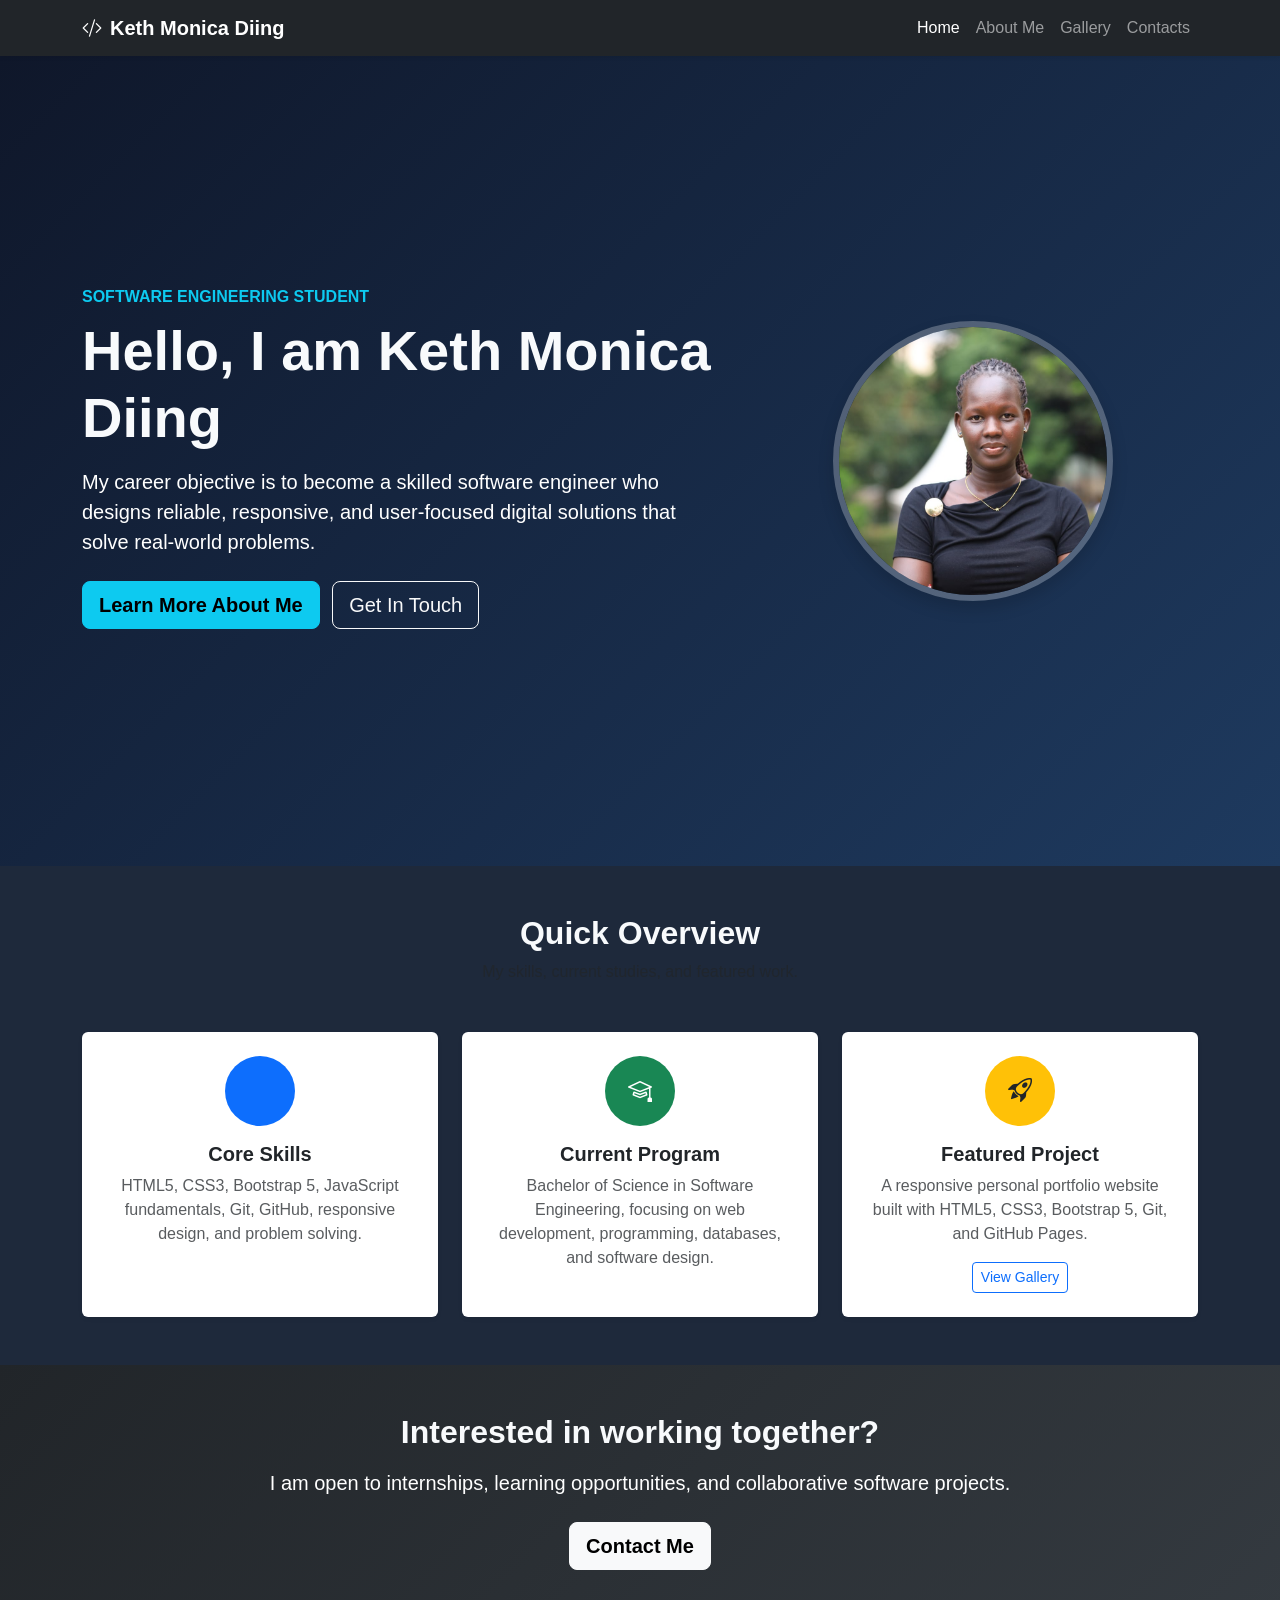
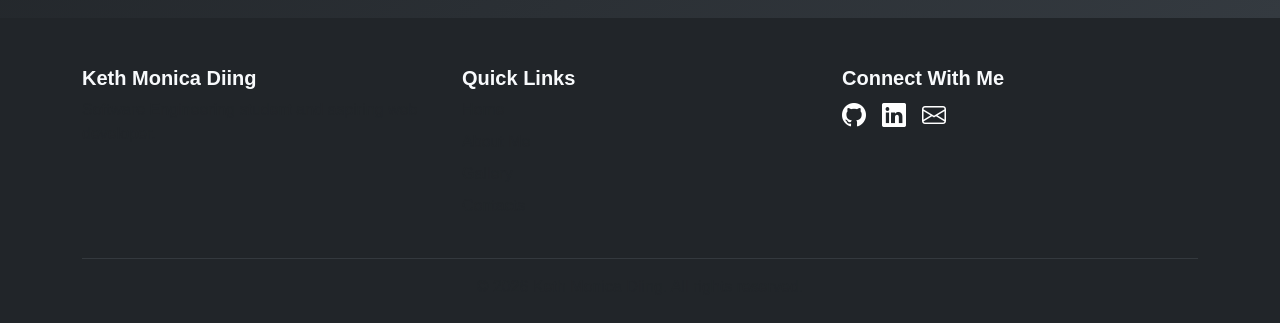
<file: Index.html>
<!DOCTYPE html>
<html lang="en">
<head>
  <meta charset="UTF-8">
  <meta name="viewport" content="width=device-width, initial-scale=1">
  <title>Home | Keth Monica Diing - Software Engineering Portfolio</title> 

  <link href="https://cdn.jsdelivr.net/npm/bootstrap@5.3.3/dist/css/bootstrap.min.css" rel="stylesheet">
  <link href="https://cdn.jsdelivr.net/npm/bootstrap-icons@1.11.3/font/bootstrap-icons.css" rel="stylesheet">
  <link rel="stylesheet" href="style.css">
</head>
<body>

  <!-- Sticky Navigation -->
  <nav class="navbar navbar-expand-lg navbar-dark bg-dark sticky-top shadow-sm">
    <div class="container">
      <a class="navbar-brand fw-bold" href="index.html">
        <Portfolio class="bi bi-code-slash me-2"></Portfolio>Keth Monica Diing
      </a>

      <button class="navbar-toggler" type="button" data-bs-toggle="collapse"
              data-bs-target="#mainNavbar" aria-controls="mainNavbar"
              aria-expanded="false" aria-label="Toggle navigation">
        <span class="navbar-toggler-icon">Portfolio</span>
      </button>

      <div class="collapse navbar-collapse" id="mainNavbar">
        <ul class="navbar-nav ms-auto">
          <li class="nav-item"><a class="nav-link active" href="index.html">Home</a></li>
          <li class="nav-item"><a class="nav-link" href="about.html">About Me</a></li>
          <li class="nav-item"><a class="nav-link" href="gallery.html">Gallery</a></li>
          <li class="nav-item"><a class="nav-link" href="contacts.html">Contacts</a></li>
        </ul>
      </div>
    </div>
  </nav>

  <!-- Hero Section -->
  <header class="hero-section text-white d-flex align-items-center">
    <div class="container py-5">
      <div class="row align-items-center">
        <div class="col-lg-7">
          <p class="text-uppercase fw-semibold text-info mb-2">Software Engineering Student</p>
          <h1 class="display-4 fw-bold mb-3">Hello, I am Keth Monica Diing</h1>
          <p class="lead mb-4">
            My career objective is to become a skilled software engineer who designs
            reliable, responsive, and user-focused digital solutions that solve real-world problems.
          </p>
          <a href="about.html" class="btn btn-info btn-lg fw-semibold me-2 mb-2">
            Learn More About Me
          </a>
          <a href="contact.html" class="btn btn-outline-light btn-lg mb-2">
            Get In Touch
          </a>
        </div>

        <div class="col-lg-5 text-center mt-4 mt-lg-0">
          <img src="profile pic.jpeg" alt="Professional portrait of Keth Monica Diing"
               class="img-fluid rounded-circle profile-image shadow">
        </div>
      </div>
    </div>
  </header>

  <!-- Quick Overview -->
  <main>
    <section class="py-5 bg-light">
      <div class="container">
        <div class="text-center mb-5">
          <h2 class="fw-bold">Quick Overview</h2>
          <p class="text-muted mb-0">My skills, current studies, and featured work.</p>
        </div>

        <div class="row g-4">
          <div class="col-md-4">
            <div class="card h-100 border-0 shadow-sm overview-card">
              <div class="card-body text-center p-4">
                <div class="icon-circle bg-primary text-white mb-3">
                  <i class="bi bi-laptop-code fs-4"></i>
                </div>
                <h3 class="h5 fw-bold">Core Skills</h3>
                <p class="text-muted mb-0">
                  HTML5, CSS3, Bootstrap 5, JavaScript fundamentals, Git, GitHub,
                  responsive design, and problem solving.
                </p>
              </div>
            </div>
          </div>

          <div class="col-md-4">
            <div class="card h-100 border-0 shadow-sm overview-card">
              <div class="card-body text-center p-4">
                <div class="icon-circle bg-success text-white mb-3">
                  <i class="bi bi-mortarboard fs-4"></i>
                </div>
                <h3 class="h5 fw-bold">Current Program</h3>
                <p class="text-muted mb-0">
                  Bachelor of Science in Software Engineering, focusing on web development,
                  programming, databases, and software design.
                </p>
              </div>
            </div>
          </div>

          <div class="col-md-4">
            <div class="card h-100 border-0 shadow-sm overview-card">
              <div class="card-body text-center p-4">
                <div class="icon-circle bg-warning text-dark mb-3">
                  <i class="bi bi-rocket-takeoff fs-4"></i>
                </div>
                <h3 class="h5 fw-bold">Featured Project</h3>
                <p class="text-muted mb-3">
                  A responsive personal portfolio website built with HTML5, CSS3,
                  Bootstrap 5, Git, and GitHub Pages.
                </p>
                <a href="gallery.html" class="btn btn-outline-primary btn-sm">View Gallery</a>
              </div>
            </div>
          </div>
        </div>
      </div>
    </section>

    <!-- CTA -->
    <section class="py-5 text-center text-white cta-section">
      <div class="container">
        <h2 class="fw-bold mb-3">Interested in working together?</h2>
        <p class="lead mb-4">
          I am open to internships, learning opportunities, and collaborative software projects.
        </p>
        <a href="contact.html" class="btn btn-light btn-lg fw-semibold">Contact Me</a>
      </div>
    </section>
  </main>

  <!-- Footer -->
  <footer class="bg-dark text-white pt-5 pb-4">
    <div class="container">
      <div class="row gy-4">
        <div class="col-md-4">
          <h5 class="fw-bold">Keth Monica Diing</h5>
          <p class="text-muted mb-0">Software Engineering student and aspiring web developer.</p>
        </div>

        <div class="col-md-4">
          <h5 class="fw-bold">Quick Links</h5>
          <ul class="list-unstyled footer-links">
            <li><a href="index.html" class="text-decoration-none text-muted">Home</a></li>
            <li><a href="about.html" class="text-decoration-none text-muted">About Me</a></li>
            <li><a href="gallery.html" class="text-decoration-none text-muted">Gallery</a></li>
            <li><a href="contact.html" class="text-decoration-none text-muted">Contacts</a></li>
          </ul>
        </div>

        <div class="col-md-4">
          <h5 class="fw-bold">Connect With Me</h5>
          <div class="d-flex gap-3 fs-4">
            <a href="https://github.com/kethnyalat" class="text-white" aria-label="GitHub">
              <i class="bi bi-github"></i>
            </a>
            <a href="https://linkedin.com/in/keth-monica-diing" class="text-white" aria-label="LinkedIn">
              <i class="bi bi-linkedin"></i>
            </a>
            <a href="mailto:keth.monica.diing@university.ac.ke" class="text-white" aria-label="Email">
              <i class="bi bi-envelope"></i>
            </a>
          </div>
        </div>
      </div>

      <hr class="border-secondary mt-4">
      <p class="text-center text-muted mb-0">&copy; 2026 Keth Monica Diing. All rights reserved.</p>
    </div>
  </footer>

  <script src="https://cdn.jsdelivr.net/npm/bootstrap@5.3.3/dist/js/bootstrap.bundle.min.js"></script>
</body>
</html>
</file>
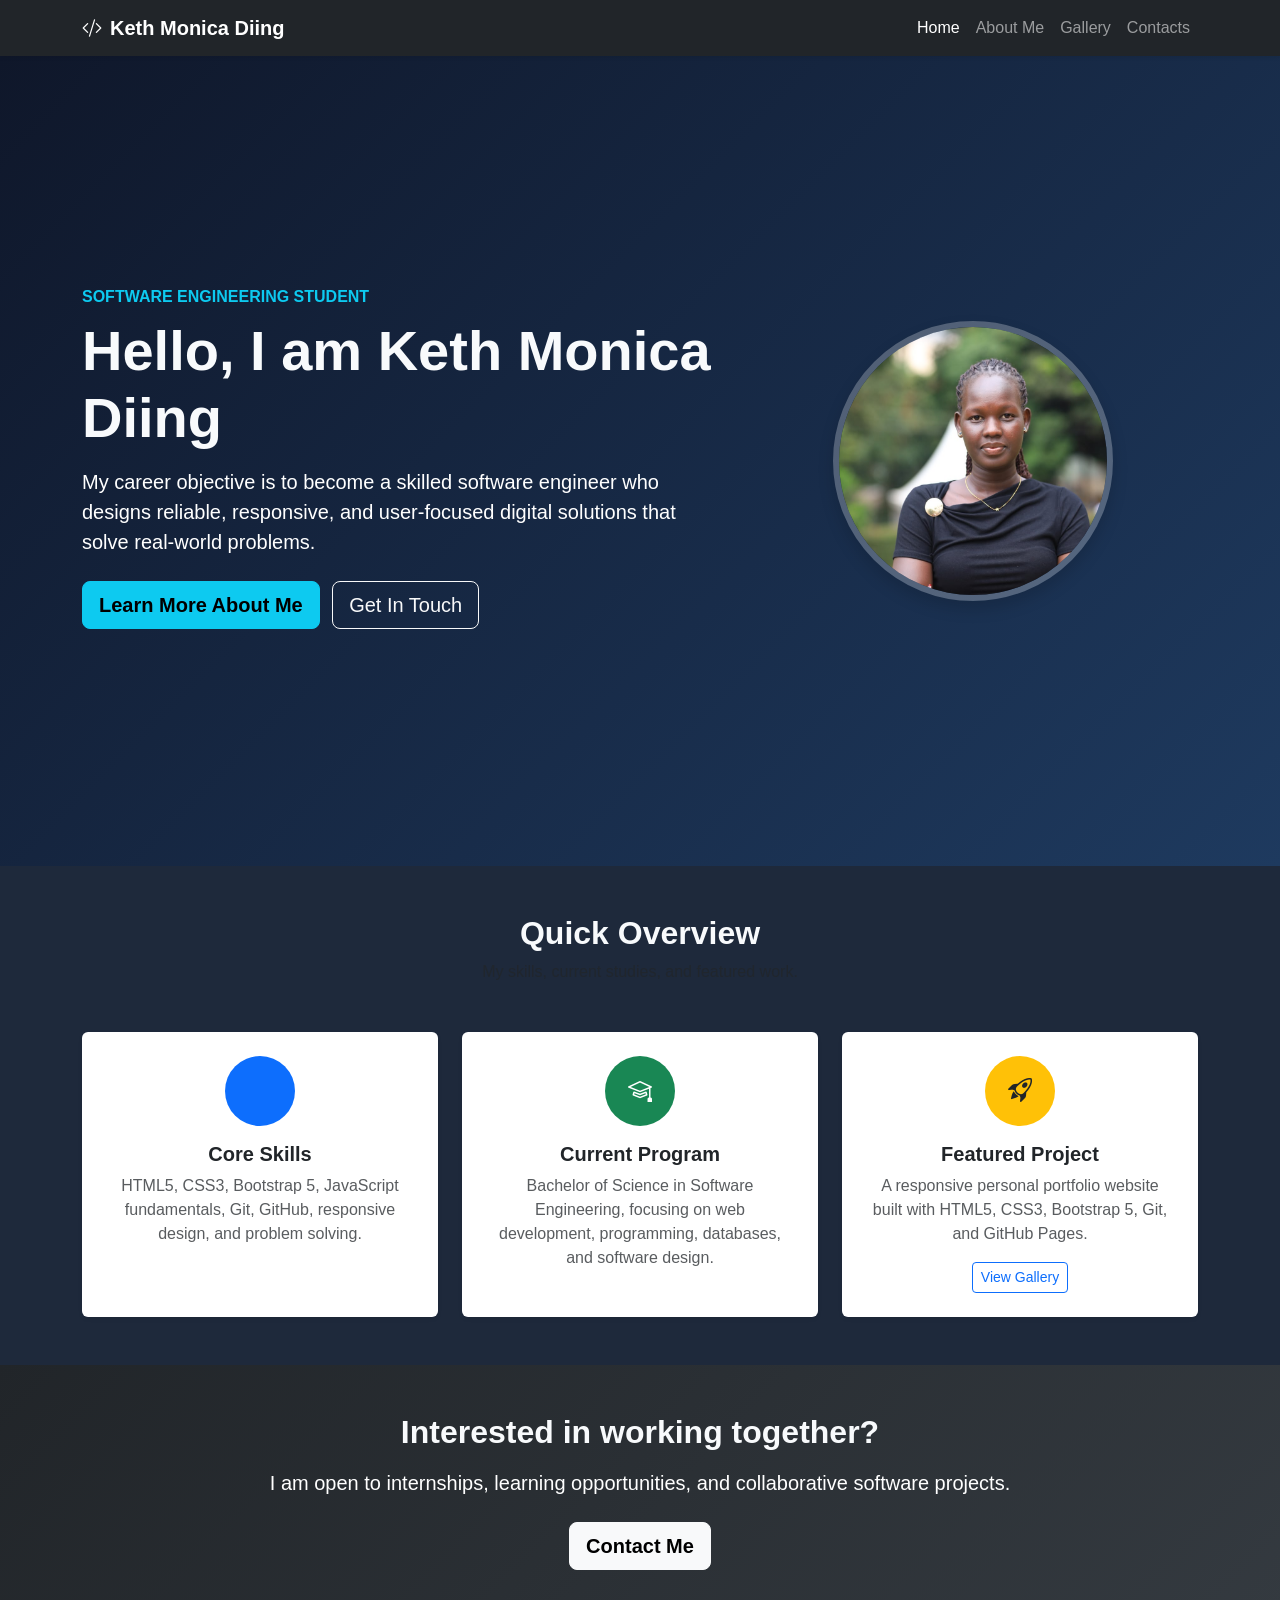
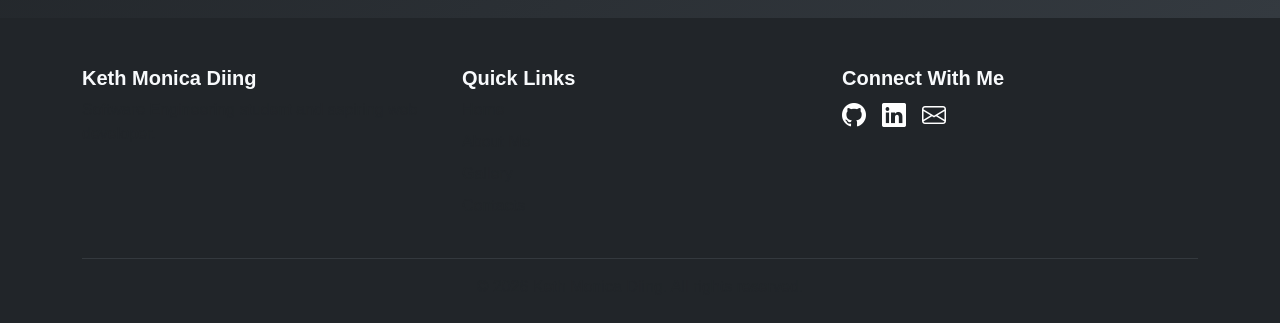
<file: index.html>
<!DOCTYPE html>
<html lang="en">
<head>
  <meta charset="UTF-8">
  <meta name="viewport" content="width=device-width, initial-scale=1">
  <title>Home | Keth Monica Diing - Software Engineering Portfolio</title> 

  <link href="https://cdn.jsdelivr.net/npm/bootstrap@5.3.3/dist/css/bootstrap.min.css" rel="stylesheet">
  <link href="https://cdn.jsdelivr.net/npm/bootstrap-icons@1.11.3/font/bootstrap-icons.css" rel="stylesheet">
  <link rel="stylesheet" href="style.css">
</head>
<body>

  <!-- Sticky Navigation -->
  <nav class="navbar navbar-expand-lg navbar-dark bg-dark sticky-top shadow-sm">
    <div class="container">
      <a class="navbar-brand fw-bold" href="index.html">
        <Portfolio class="bi bi-code-slash me-2"></Portfolio>Keth Monica Diing
      </a>

      <button class="navbar-toggler" type="button" data-bs-toggle="collapse"
              data-bs-target="#mainNavbar" aria-controls="mainNavbar"
              aria-expanded="false" aria-label="Toggle navigation">
        <span class="navbar-toggler-icon">Portfolio</span>
      </button>

      <div class="collapse navbar-collapse" id="mainNavbar">
        <ul class="navbar-nav ms-auto">
          <li class="nav-item"><a class="nav-link active" href="index.html">Home</a></li>
          <li class="nav-item"><a class="nav-link" href="about.html">About Me</a></li>
          <li class="nav-item"><a class="nav-link" href="gallery.html">Gallery</a></li>
          <li class="nav-item"><a class="nav-link" href="contacts.html">Contacts</a></li>
        </ul>
      </div>
    </div>
  </nav>

  <!-- Hero Section -->
  <header class="hero-section text-white d-flex align-items-center">
    <div class="container py-5">
      <div class="row align-items-center">
        <div class="col-lg-7">
          <p class="text-uppercase fw-semibold text-info mb-2">Software Engineering Student</p>
          <h1 class="display-4 fw-bold mb-3">Hello, I am Keth Monica Diing</h1>
          <p class="lead mb-4">
            My career objective is to become a skilled software engineer who designs
            reliable, responsive, and user-focused digital solutions that solve real-world problems.
          </p>
          <a href="about.html" class="btn btn-info btn-lg fw-semibold me-2 mb-2">
            Learn More About Me
          </a>
          <a href="contact.html" class="btn btn-outline-light btn-lg mb-2">
            Get In Touch
          </a>
        </div>

        <div class="col-lg-5 text-center mt-4 mt-lg-0">
          <img src="profile pic.jpeg" alt="Professional portrait of Keth Monica Diing"
               class="img-fluid rounded-circle profile-image shadow">
        </div>
      </div>
    </div>
  </header>

  <!-- Quick Overview -->
  <main>
    <section class="py-5 bg-light">
      <div class="container">
        <div class="text-center mb-5">
          <h2 class="fw-bold">Quick Overview</h2>
          <p class="text-muted mb-0">My skills, current studies, and featured work.</p>
        </div>

        <div class="row g-4">
          <div class="col-md-4">
            <div class="card h-100 border-0 shadow-sm overview-card">
              <div class="card-body text-center p-4">
                <div class="icon-circle bg-primary text-white mb-3">
                  <i class="bi bi-laptop-code fs-4"></i>
                </div>
                <h3 class="h5 fw-bold">Core Skills</h3>
                <p class="text-muted mb-0">
                  HTML5, CSS3, Bootstrap 5, JavaScript fundamentals, Git, GitHub,
                  responsive design, and problem solving.
                </p>
              </div>
            </div>
          </div>

          <div class="col-md-4">
            <div class="card h-100 border-0 shadow-sm overview-card">
              <div class="card-body text-center p-4">
                <div class="icon-circle bg-success text-white mb-3">
                  <i class="bi bi-mortarboard fs-4"></i>
                </div>
                <h3 class="h5 fw-bold">Current Program</h3>
                <p class="text-muted mb-0">
                  Bachelor of Science in Software Engineering, focusing on web development,
                  programming, databases, and software design.
                </p>
              </div>
            </div>
          </div>

          <div class="col-md-4">
            <div class="card h-100 border-0 shadow-sm overview-card">
              <div class="card-body text-center p-4">
                <div class="icon-circle bg-warning text-dark mb-3">
                  <i class="bi bi-rocket-takeoff fs-4"></i>
                </div>
                <h3 class="h5 fw-bold">Featured Project</h3>
                <p class="text-muted mb-3">
                  A responsive personal portfolio website built with HTML5, CSS3,
                  Bootstrap 5, Git, and GitHub Pages.
                </p>
                <a href="gallery.html" class="btn btn-outline-primary btn-sm">View Gallery</a>
              </div>
            </div>
          </div>
        </div>
      </div>
    </section>

    <!-- CTA -->
    <section class="py-5 text-center text-white cta-section">
      <div class="container">
        <h2 class="fw-bold mb-3">Interested in working together?</h2>
        <p class="lead mb-4">
          I am open to internships, learning opportunities, and collaborative software projects.
        </p>
        <a href="contact.html" class="btn btn-light btn-lg fw-semibold">Contact Me</a>
      </div>
    </section>
  </main>

  <!-- Footer -->
  <footer class="bg-dark text-white pt-5 pb-4">
    <div class="container">
      <div class="row gy-4">
        <div class="col-md-4">
          <h5 class="fw-bold">Keth Monica Diing</h5>
          <p class="text-muted mb-0">Software Engineering student and aspiring web developer.</p>
        </div>

        <div class="col-md-4">
          <h5 class="fw-bold">Quick Links</h5>
          <ul class="list-unstyled footer-links">
            <li><a href="index.html" class="text-decoration-none text-muted">Home</a></li>
            <li><a href="about.html" class="text-decoration-none text-muted">About Me</a></li>
            <li><a href="gallery.html" class="text-decoration-none text-muted">Gallery</a></li>
            <li><a href="contact.html" class="text-decoration-none text-muted">Contacts</a></li>
          </ul>
        </div>

        <div class="col-md-4">
          <h5 class="fw-bold">Connect With Me</h5>
          <div class="d-flex gap-3 fs-4">
            <a href="https://github.com/kethnyalat" class="text-white" aria-label="GitHub">
              <i class="bi bi-github"></i>
            </a>
            <a href="https://linkedin.com/in/keth-monica-diing" class="text-white" aria-label="LinkedIn">
              <i class="bi bi-linkedin"></i>
            </a>
            <a href="mailto:keth.monica.diing@university.ac.ke" class="text-white" aria-label="Email">
              <i class="bi bi-envelope"></i>
            </a>
          </div>
        </div>
      </div>

      <hr class="border-secondary mt-4">
      <p class="text-center text-muted mb-0">&copy; 2026 Keth Monica Diing. All rights reserved.</p>
    </div>
  </footer>

  <script src="https://cdn.jsdelivr.net/npm/bootstrap@5.3.3/dist/js/bootstrap.bundle.min.js"></script>
</body>
</html>
</file>
<file: style.css>
/* General page styling */
body {
  font-family: "Segoe UI", Tahoma, Geneva, Verdana, sans-serif !important;
  background-color: #1e293b !important;
  color: #f8fafc !important;
}

/* Hero section */
.hero-section {
  background: linear-gradient(135deg, #0f172a, #1e3a5f);
  min-height: 90vh;
}

.bg-light,
.bg-white {
  background-color: #1e293b !important;

}

.text-muted{
  color: #94a3b8;
}

h1, h2, h3, h4, h5, h6 {
  color: #f8fafc;
}

.profile-image {
  border: 5px solid #0dcaf0;
  box-shadow: 0 0 30px rgba(13, 202, 240, 0.20.4);
  width: 280px;
  height: 280px;
  object-fit: cover;
  border: 6px solid rgba(255, 255, 255, 0.25);
}


/* About page */
.about-photo {
  max-width: 320px;
  width: 100%;
  object-fit: cover;
}

/* Cards */
.overview-card,
.gallery-item img {
  transition: transform 0.3s ease, box-shadow 0.3s ease;
}

.overview-card:hover {
  transform: translateY(-8px);
  box-shadow: 0 1rem 2rem rgba(0, 0, 0, 0.15) !important;
}

.gallery-item:hover img {
  transform: scale(1.03);
  box-shadow: 0 1rem 2rem rgba(0, 0, 0, 0.2);
}

.icon-circle {
  width: 70px;
  height: 70px;
  display: inline-flex;
  align-items: center;
  justify-content: center;
  border-radius: 50%;
}

/* CTA section */
.cta-section {
  background: linear-gradient(135deg, #212529 0%, #343a40 100%);
}

/* Footer */
.footer-links li {
  margin-bottom: 0.5rem;
}

.footer-links a:hover {
  color: #0d6efd !important;
}

/* Contact page */
.contact-list li {
  font-size: 1.05rem;
}
</file>
